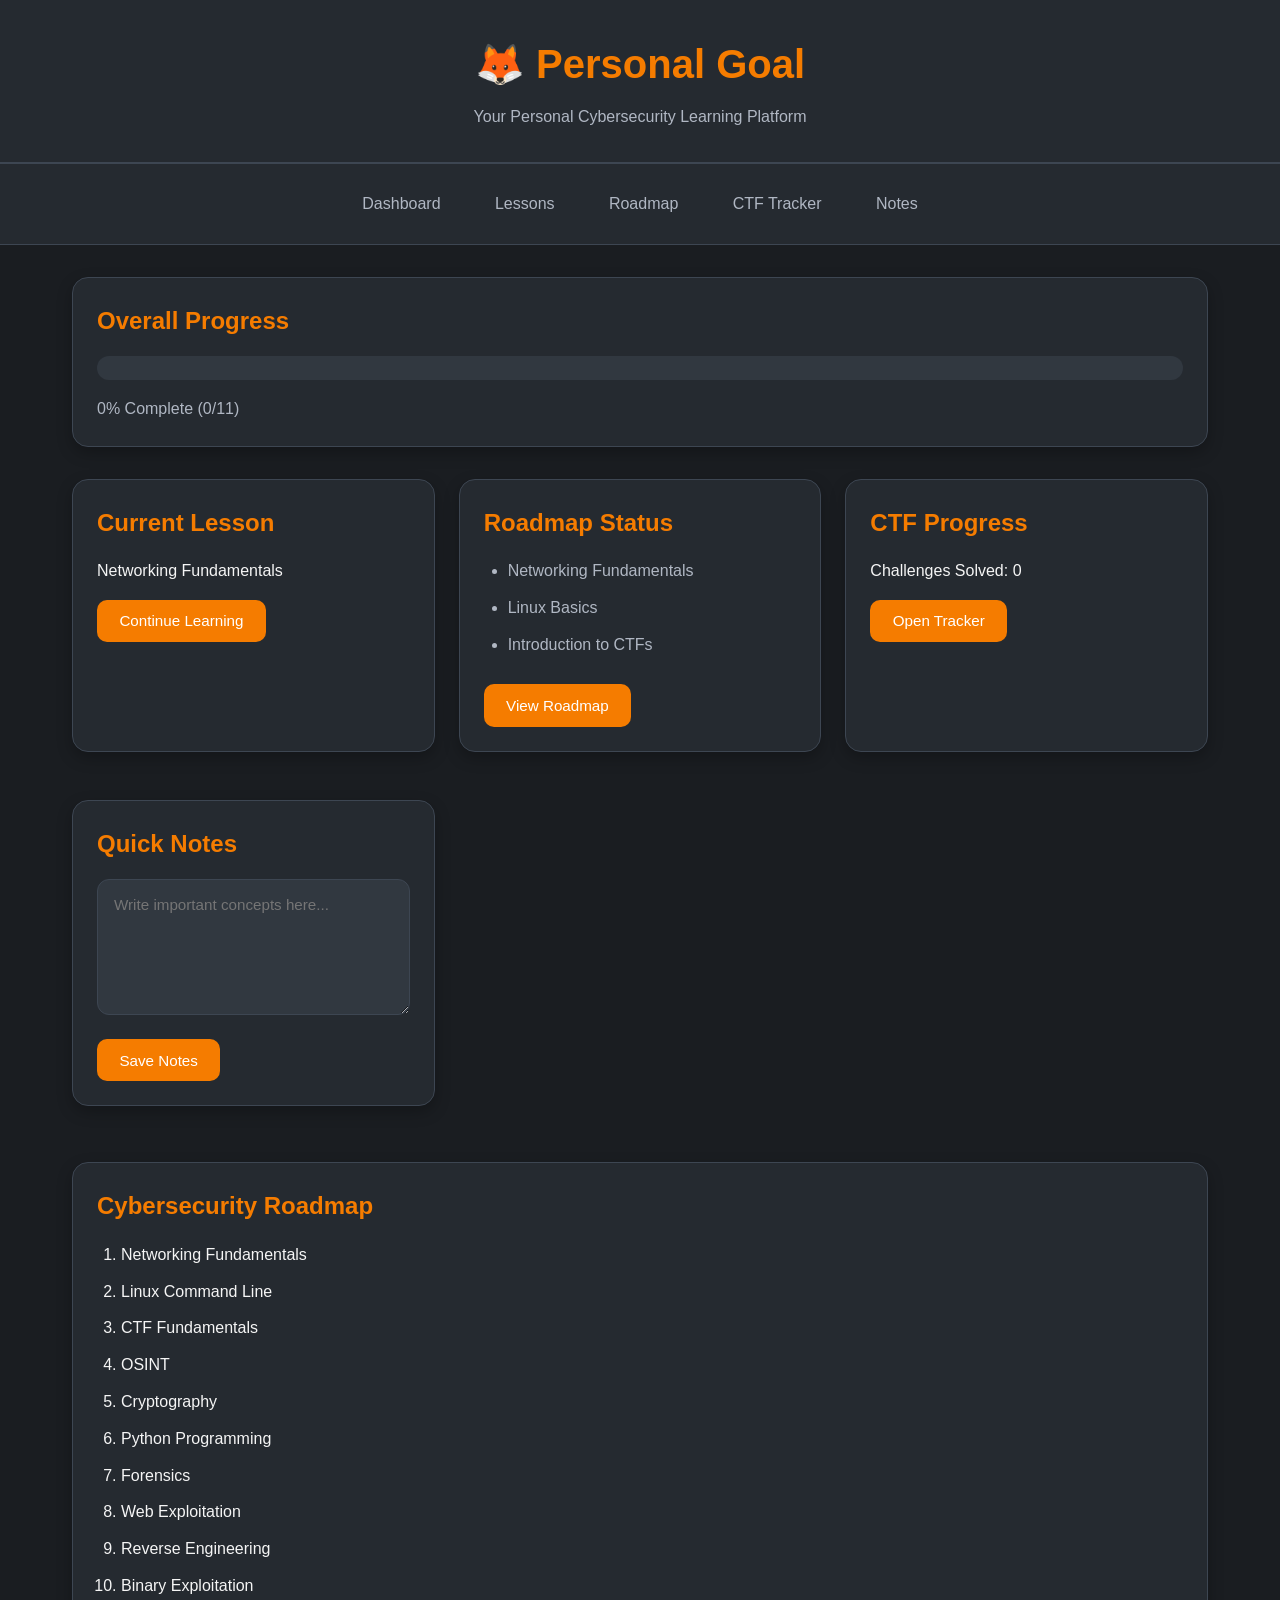
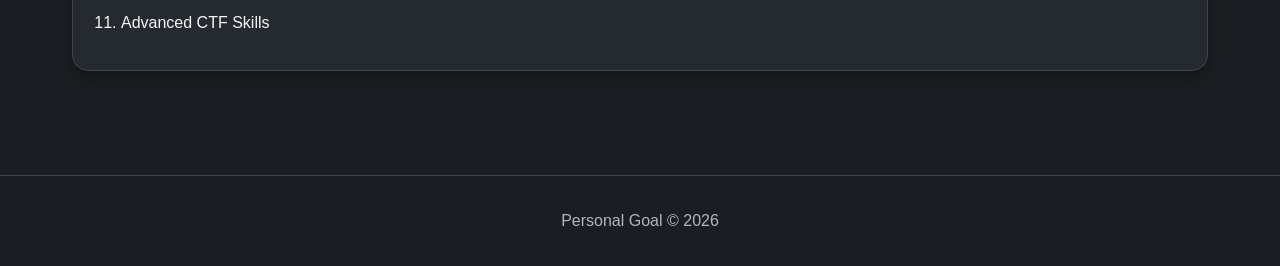
<file: index.html>
<!DOCTYPE html>
<html lang="en">
<head>
    <meta charset="UTF-8">
    <meta name="viewport" content="width=device-width, initial-scale=1.0">
    <title>Personal Goal - Cybersecurity Academy</title>
    <link rel="stylesheet" href="style.css">
</head>
<body>
    <header>
        <h1>🦊 Personal Goal</h1>
        <p>Your Personal Cybersecurity Learning Platform</p>
    </header>
    <nav>
        <a href="index.html">Dashboard</a>
        <a href="lessons.html">Lessons</a>
        <a href="roadmap.html">Roadmap</a>
        <a href="ctf.html">CTF Tracker</a>
        <a href="notes.html">Notes</a>
    </nav>
    <main>
        <section class="dashboard-card">
            <h2>Overall Progress</h2>
            <div class="progress-bar-container">
                <div class="progress-bar" id="overall-progress"></div>
            </div>
            <p id="progress-text">0% Complete</p>
        </section>
        <section class="dashboard-grid">
            <div class="dashboard-card">
                <h2>Current Lesson</h2>
                <p id="current-lesson">
                    Networking Fundamentals
                </p>
                <button onclick="location.href='lessons.html'">
                    Continue Learning
                </button>
            </div>
            <div class="dashboard-card">
                <h2>Roadmap Status</h2>
                <ul>
                    <li id="networking-status">
                        ⏳ Networking Fundamentals
                    </li>
                    <li id="linux-status">
                        ⏳ Linux Basics
                    </li>
                    <li id="ctf-status">
                        ⏳ Introduction to CTFs
                    </li>
                </ul>
                <button onclick="location.href='roadmap.html'">
                    View Roadmap
                </button>
            </div>
            <div class="dashboard-card">
                <h2>CTF Progress</h2>
                <p>
                    Challenges Solved:
                    <span id="ctf-count">0</span>
                </p>
                <button onclick="location.href='ctf.html'">
                    Open Tracker
                </button>
            </div>
            <div class="dashboard-card">
                <h2>Quick Notes</h2>
                <textarea
                    id="quick-notes"
                    placeholder="Write important concepts here..."
                    rows="6">
                </textarea>
                <button onclick="saveQuickNotes()">
                    Save Notes
                </button>
            </div>
        </section>
        <section class="dashboard-card">
            <h2>Cybersecurity Roadmap</h2>
            <ol>
                <li>Networking Fundamentals</li>
                <li>Linux Command Line</li>
                <li>CTF Fundamentals</li>
                <li>OSINT</li>
                <li>Cryptography</li>
                <li>Python Programming</li>
                <li>Forensics</li>
                <li>Web Exploitation</li>
                <li>Reverse Engineering</li>
                <li>Binary Exploitation</li>
                <li>Advanced CTF Skills</li>
            </ol>
        </section>
    </main>
    <footer>
        <p>
            Personal Goal © 2026
        </p>
    </footer>
    <script src="script.js"></script>
</body>
</html>
</file>
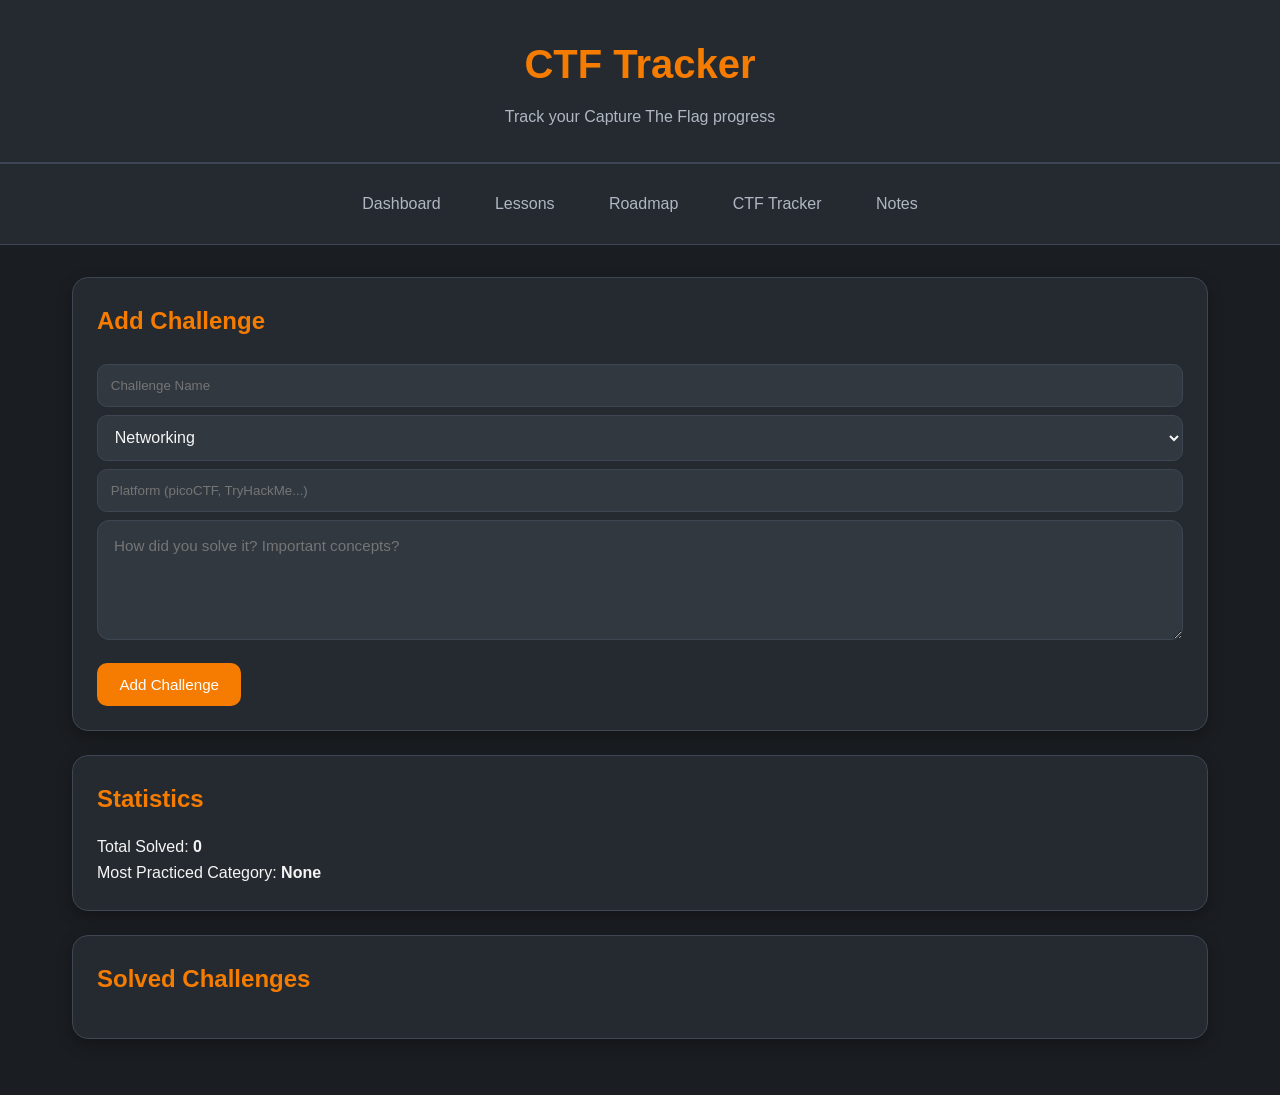
<file: ctf.html>
<!DOCTYPE html>
<html lang="en">
<head>
    <meta charset="UTF-8">
    <meta name="viewport" content="width=device-width, initial-scale=1.0">
    <title>CTF Tracker - Personal Goal</title>
    <link rel="stylesheet" href="style.css">
</head>
<body>
<header>
    <h1> CTF Tracker</h1>
    <p>Track your Capture The Flag progress</p>
</header>
<nav>
    <a href="index.html">Dashboard</a>
    <a href="lessons.html">Lessons</a>
    <a href="roadmap.html">Roadmap</a>
    <a href="ctf.html">CTF Tracker</a>
    <a href="notes.html">Notes</a>
</nav>
<main>
    <section class="dashboard-card">
        <h2>Add Challenge</h2>
        <input type="text" id="challenge-name" placeholder="Challenge Name">
        <select id="challenge-category">
            <option>Networking</option>
            <option>Linux</option>
            <option>OSINT</option>
            <option>Cryptography</option>
            <option>Forensics</option>
            <option>Web</option>
            <option>Reverse Engineering</option>
            <option>Binary Exploitation</option>
            <option>Miscellaneous</option>
        </select>
        <input type="text" id="challenge-platform" placeholder="Platform (picoCTF, TryHackMe...)">
        <textarea id="challenge-notes" placeholder="How did you solve it? Important concepts?" rows="5"></textarea>
        <button onclick="addChallenge()">Add Challenge</button>
    </section>
    <section class="dashboard-card">
        <h2>Statistics</h2>
        <p>Total Solved: <strong id="total-solved">0</strong></p>
        <p>Most Practiced Category: <strong id="favorite-category">None</strong></p>
    </section>
    <section class="dashboard-card">
        <h2>Solved Challenges</h2>
        <div id="challenge-list"></div>
    </section>
</main>
<script src="script.js"></script>
<script>
document.addEventListener("DOMContentLoaded", loadChallenges);

function getChallenges() {
    return JSON.parse(localStorage.getItem("ctfChallenges") || "[]");
}

function saveChallenges(challenges) {
    localStorage.setItem("ctfChallenges", JSON.stringify(challenges));
}

function addChallenge() {
    const name = document.getElementById("challenge-name").value.trim();
    if (!name) {
        alert("Enter a challenge name.");
        return;
    }
    const challenge = {
        name,
        category: document.getElementById("challenge-category").value,
        platform: document.getElementById("challenge-platform").value,
        notes: document.getElementById("challenge-notes").value,
        date: new Date().toLocaleDateString()
    };
    const challenges = getChallenges();
    challenges.push(challenge);
    saveChallenges(challenges);
    addCTFChallenge();
    loadChallenges();
    document.querySelectorAll("input, textarea").forEach(e => {
        if (e.type !== "button") {
            e.value = "";
        }
    });
}

function loadChallenges() {
    const container = document.getElementById("challenge-list");
    const total = document.getElementById("total-solved");
    const favorite = document.getElementById("favorite-category");
    const challenges = getChallenges();
    container.innerHTML = "";
    total.textContent = challenges.length;
    const categories = {};
    challenges.forEach((challenge, index) => {
        categories[challenge.category] = (categories[challenge.category] || 0) + 1;
        container.innerHTML += `
        <div class="challenge-card">
            <h3>${challenge.name}</h3>
            <p><strong>Category:</strong> ${challenge.category}</p>
            <p><strong>Platform:</strong> ${challenge.platform}</p>
            <p><strong>Date:</strong> ${challenge.date}</p>
            <p><strong>Notes:</strong><br>${challenge.notes}</p>
            <button onclick="deleteChallenge(${index})">Delete</button>
        </div>
        `;
    });
    let max = 0;
    let favoriteCategory = "None";
    Object.entries(categories).forEach(([cat, count]) => {
        if (count > max) {
            max = count;
            favoriteCategory = cat;
        }
    });
    favorite.textContent = favoriteCategory;
}

function deleteChallenge(index) {
    const challenges = getChallenges();
    challenges.splice(index, 1);
    saveChallenges(challenges);
    removeCTFChallenge();
    loadChallenges();
}
</script>
</body>
</html>
</file>
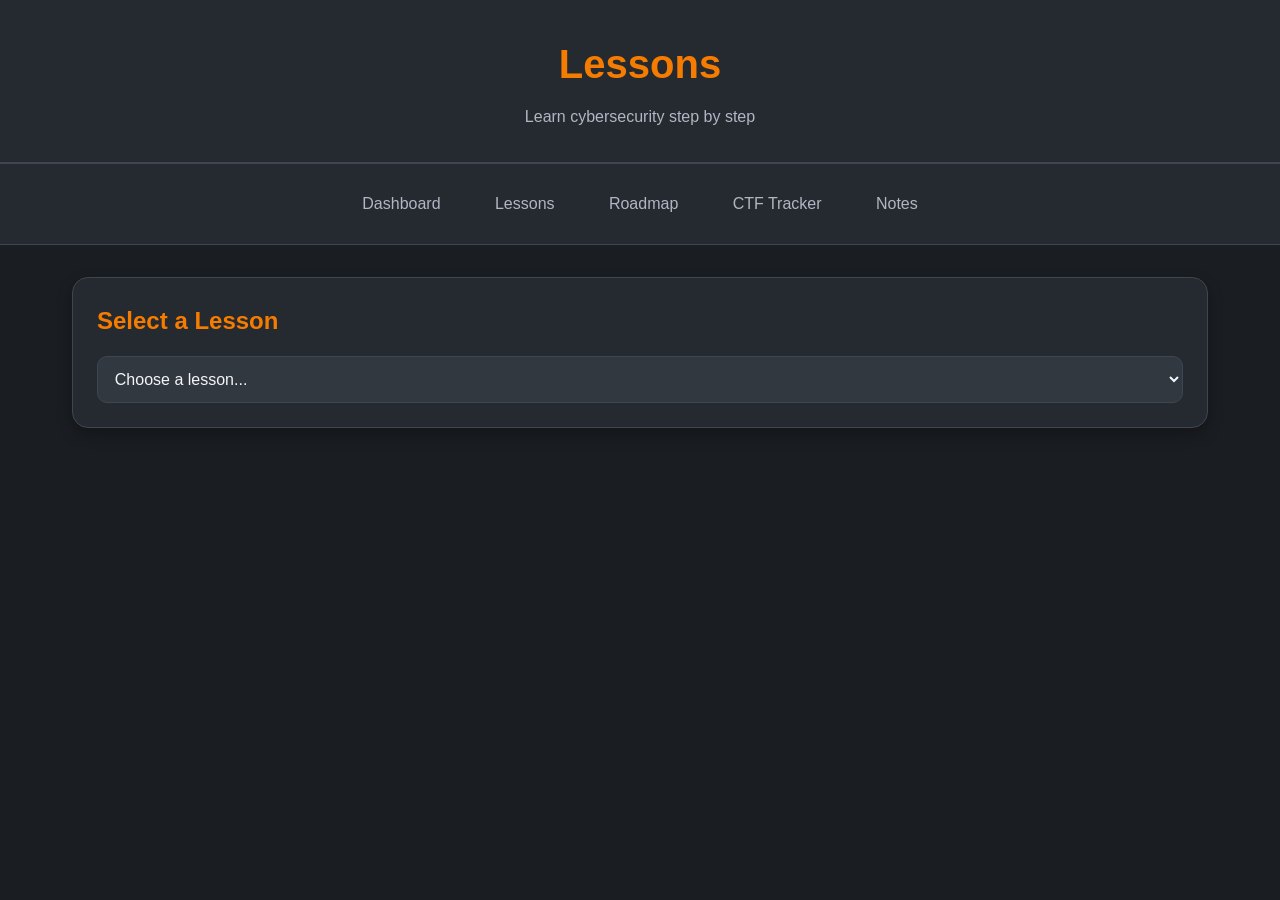
<file: lessons.html>
<!DOCTYPE html>
<html lang="en">
<head>
    <meta charset="UTF-8">
    <meta name="viewport" content="width=device-width, initial-scale=1.0">
    <title>Lessons - Personal Goal</title>
    <link rel="stylesheet" href="style.css">
</head>
<body>
<header>
    <h1> Lessons</h1>
    <p>Learn cybersecurity step by step</p>
</header>
<nav>
    <a href="index.html">Dashboard</a>
    <a href="lessons.html">Lessons</a>
    <a href="roadmap.html">Roadmap</a>
    <a href="ctf.html">CTF Tracker</a>
    <a href="notes.html">Notes</a>
</nav>
<main>
    <section class="dashboard-card">
        <h2>Select a Lesson</h2>
        <select id="lesson-selector">
            <option value="">Choose a lesson...</option>
        </select>
    </section>
    <section class="dashboard-card" id="lesson-container" style="display:none;">
        <h2 id="lesson-title"></h2>
        <div class="lesson-section">
            <h3>Learning Objectives</h3>
            <ul id="lesson-objectives"></ul>
        </div>
        <div class="lesson-section">
            <h3>Lesson Content</h3>
            <div id="lesson-content"></div>
        </div>
        <div class="lesson-section">
            <h3>Exercises</h3>
            <ul id="lesson-exercises"></ul>
        </div>
        <div class="lesson-section">
            <h3>Quiz</h3>
            <div id="lesson-quiz"></div>
            <button onclick="submitQuiz()">Submit Quiz</button>
            <p id="quiz-result"></p>
        </div>
        <div class="lesson-section">
            <h3>External Practice</h3>
            <ul id="lesson-practice"></ul>
        </div>
        <button id="complete-button">Mark Lesson Complete</button>
    </section>
</main>
<script src="script.js"></script>
<script src="lessons.js"></script>
<script>
let currentLesson = null;
const selector = document.getElementById("lesson-selector");

lessons.forEach(lesson => {
    const option = document.createElement("option");
    option.value = lesson.id;
    option.textContent = lesson.title;
    selector.appendChild(option);
});

selector.addEventListener("change", e => {
    loadLesson(e.target.value);
});

function loadLesson(id) {
    const lesson = lessons.find(l => l.id === id);
    if (!lesson) return;
    currentLesson = lesson;
    document.getElementById("lesson-container").style.display = "block";
    document.getElementById("lesson-title").textContent = lesson.title;
    setCurrentLesson(lesson.title);
    loadObjectives(lesson.objectives);
    document.getElementById("lesson-content").innerHTML = lesson.content;
    loadExercises(lesson.exercises);
    loadQuiz(lesson.quiz);
    loadPractice(lesson.externalPractice);
    setupCompleteButton(lesson.id);
}

function loadObjectives(objectives) {
    const list = document.getElementById("lesson-objectives");
    list.innerHTML = "";
    objectives.forEach(objective => {
        const li = document.createElement("li");
        li.textContent = objective;
        list.appendChild(li);
    });
}

function loadExercises(exercises) {
    const list = document.getElementById("lesson-exercises");
    list.innerHTML = "";
    exercises.forEach(exercise => {
        const li = document.createElement("li");
        li.textContent = exercise;
        list.appendChild(li);
    });
}

function loadQuiz(quiz) {
    const container = document.getElementById("lesson-quiz");
    container.innerHTML = "";
    quiz.forEach((question, index) => {
        const div = document.createElement("div");
        div.className = "quiz-question";
        div.innerHTML = `<p><strong>${question.question}</strong></p>`;
        question.answers.forEach((answer, answerIndex) => {
            div.innerHTML += `
                <label>
                    <input type="radio" name="question${index}" value="${answerIndex}">
                    ${answer}
                </label>
                <br>
            `;
        });
        container.appendChild(div);
    });
}

function submitQuiz() {
    if (!currentLesson) return;
    let score = 0;
    currentLesson.quiz.forEach((question, index) => {
        const selected = document.querySelector(`input[name="question${index}"]:checked`);
        if (selected && parseInt(selected.value) === question.correct) {
            score++;
        }
    });
    document.getElementById("quiz-result").textContent = `Score: ${score}/${currentLesson.quiz.length}`;
}

function loadPractice(practice) {
    const list = document.getElementById("lesson-practice");
    list.innerHTML = "";
    practice.forEach(item => {
        const li = document.createElement("li");
        li.innerHTML = `
            <a href="${item.url}" target="_blank">
                ${item.name}
            </a>
        `;
        list.appendChild(li);
    });
}

function setupCompleteButton(lessonId) {
    const button = document.getElementById("complete-button");
    button.onclick = () => {
        markComplete(lessonId);
        alert("Lesson marked complete!");
    };
}
</script>
</body>
</html>
</file>
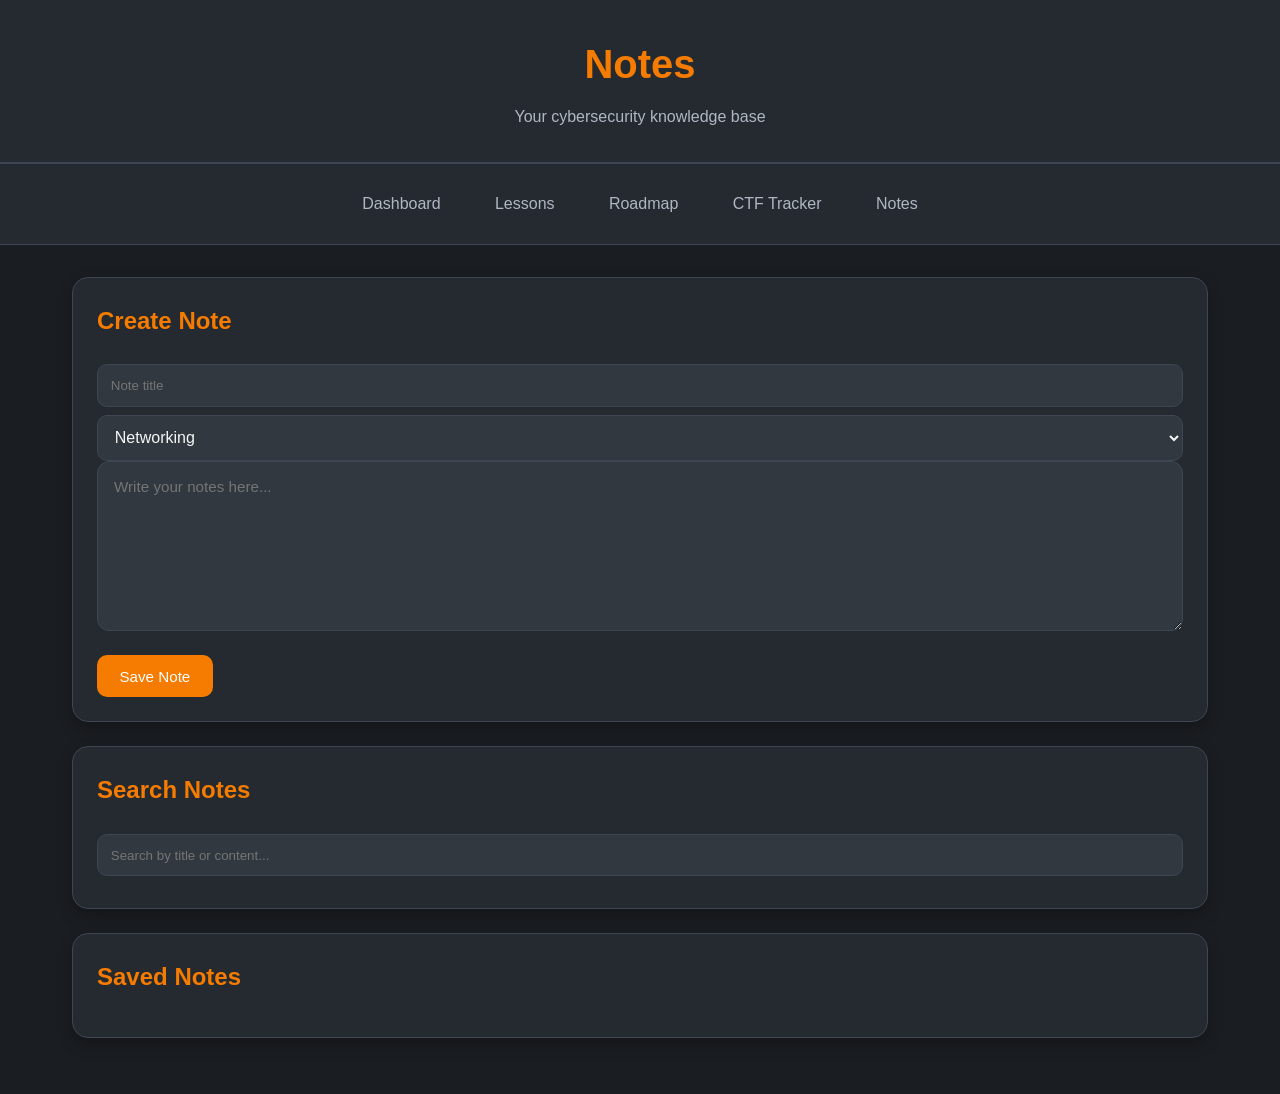
<file: notes.html>
<!DOCTYPE html>
<html lang="en">
<head>
    <meta charset="UTF-8">
    <meta name="viewport" content="width=device-width, initial-scale=1.0">
    <title>Notes - Personal Goal</title>
    <link rel="stylesheet" href="style.css">
</head>
<body>
<header>
    <h1> Notes</h1>
    <p>Your cybersecurity knowledge base</p>
</header>
<nav>
    <a href="index.html">Dashboard</a>
    <a href="lessons.html">Lessons</a>
    <a href="roadmap.html">Roadmap</a>
    <a href="ctf.html">CTF Tracker</a>
    <a href="notes.html">Notes</a>
</nav>
<main>
    <section class="dashboard-card">
        <h2>Create Note</h2>
        <input type="text" id="note-title" placeholder="Note title">
        <select id="note-category">
            <option>Networking</option>
            <option>Linux</option>
            <option>CTF</option>
            <option>OSINT</option>
            <option>Cryptography</option>
            <option>Python</option>
            <option>Forensics</option>
            <option>Web Security</option>
            <option>Reverse Engineering</option>
            <option>Binary Exploitation</option>
            <option>General</option>
        </select>
        <textarea id="note-content" rows="8" placeholder="Write your notes here..."></textarea>
        <button onclick="saveNote()">Save Note</button>
    </section>
    <section class="dashboard-card">
        <h2>Search Notes</h2>
        <input type="text" id="search-notes" placeholder="Search by title or content..." oninput="loadNotes()">
    </section>
    <section class="dashboard-card">
        <h2>Saved Notes</h2>
        <div id="notes-container"></div>
    </section>
</main>
<script src="script.js"></script>
<script>
document.addEventListener("DOMContentLoaded", loadNotes);

function getNotes() {
    return JSON.parse(localStorage.getItem("personalGoalNotes") || "[]");
}

function saveAllNotes(notes) {
    localStorage.setItem("personalGoalNotes", JSON.stringify(notes));
}

function saveNote() {
    const title = document.getElementById("note-title").value.trim();
    const content = document.getElementById("note-content").value.trim();
    if (!title || !content) {
        alert("Please enter both a title and note content.");
        return;
    }
    const notes = getNotes();
    notes.unshift({
        title,
        category: document.getElementById("note-category").value,
        content,
        date: new Date().toLocaleDateString()
    });
    saveAllNotes(notes);
    document.getElementById("note-title").value = "";
    document.getElementById("note-content").value = "";
    loadNotes();
}

function loadNotes() {
    const container = document.getElementById("notes-container");
    const search = document.getElementById("search-notes").value.toLowerCase();
    const notes = getNotes();
    container.innerHTML = "";
    notes.filter(note => 
        note.title.toLowerCase().includes(search) ||
        note.content.toLowerCase().includes(search) ||
        note.category.toLowerCase().includes(search)
    )
    .forEach((note, index) => {
        container.innerHTML += `
            <div class="note-card">
                <h3>${note.title}</h3>
                <p><strong>Category:</strong> ${note.category}</p>
                <p><strong>Date:</strong> ${note.date}</p>
                <p>${note.content.replace(/\n/g, "<br>")}</p>
                <button onclick="deleteNote(${index})">Delete</button>
            </div>
        `;
    });
}

function deleteNote(index) {
    const notes = getNotes();
    notes.splice(index, 1);
    saveAllNotes(notes);
    loadNotes();
}
</script>
</body>
</html>
</file>
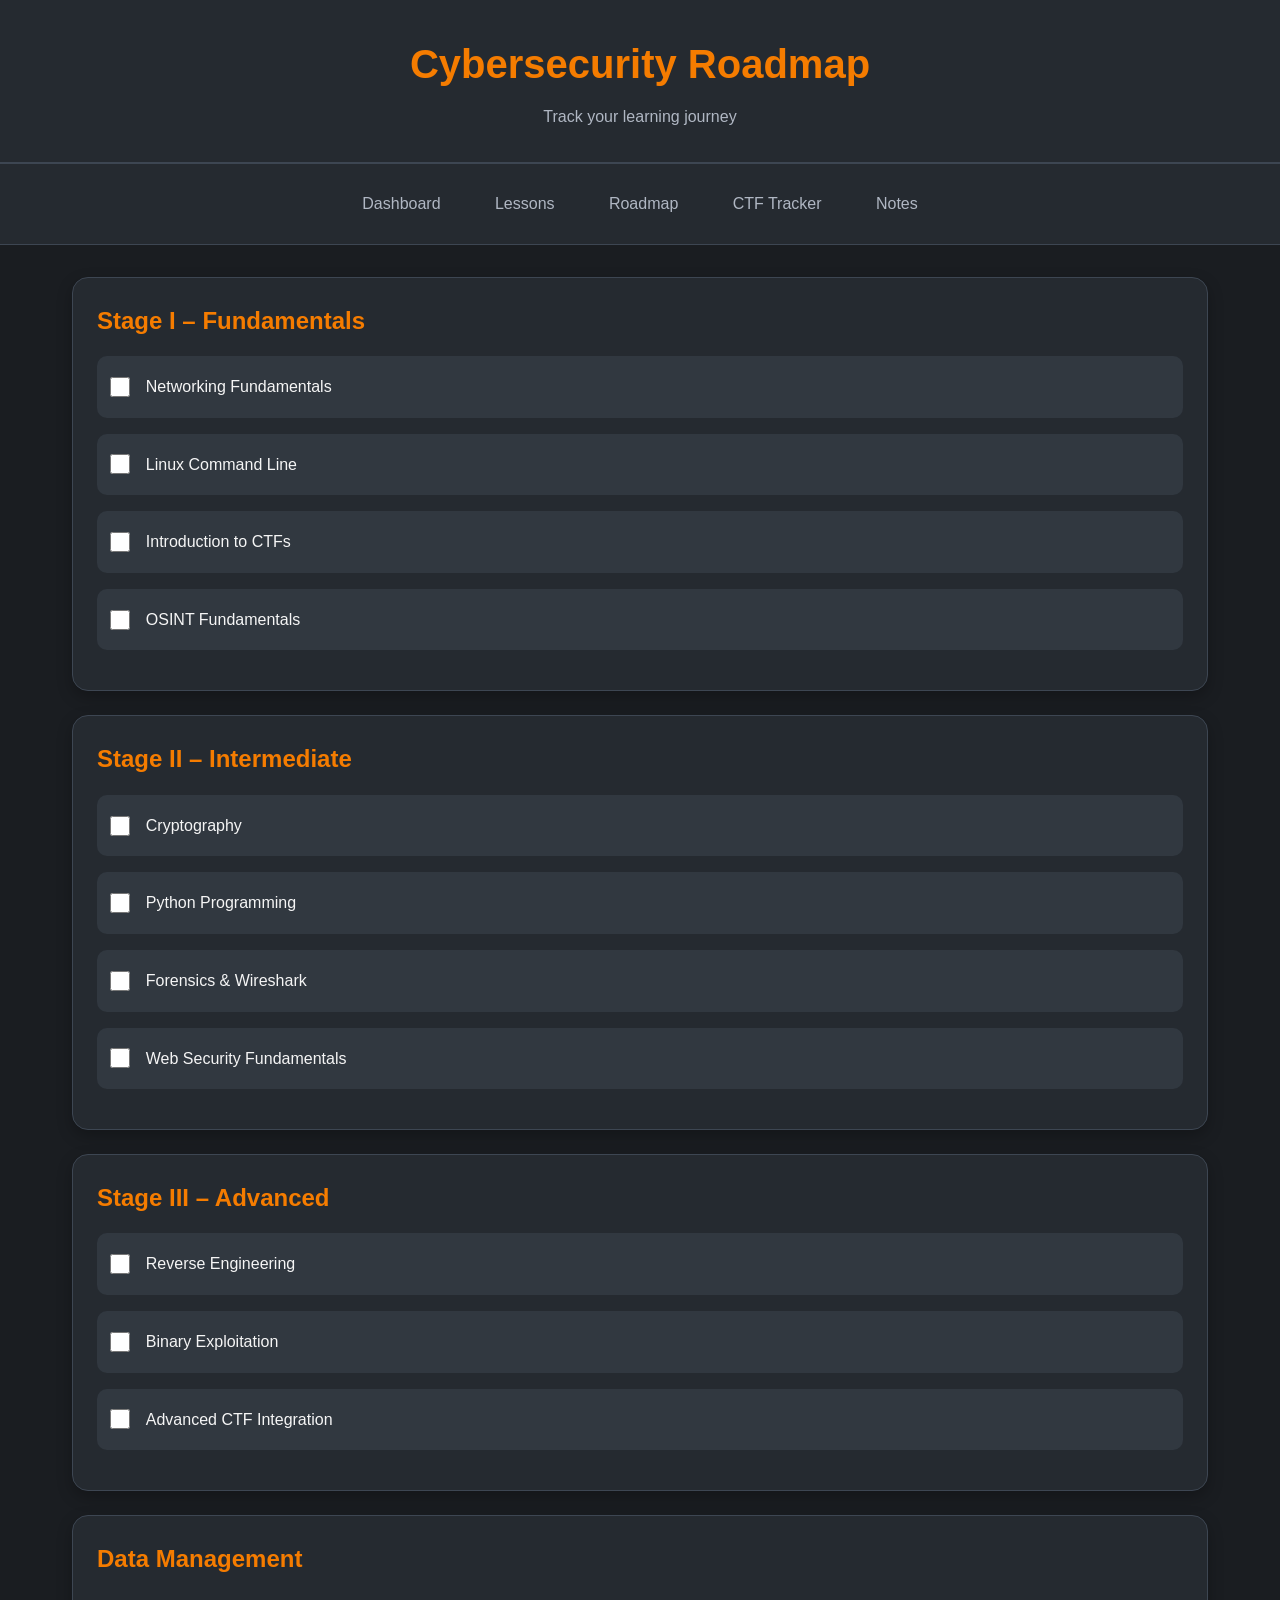
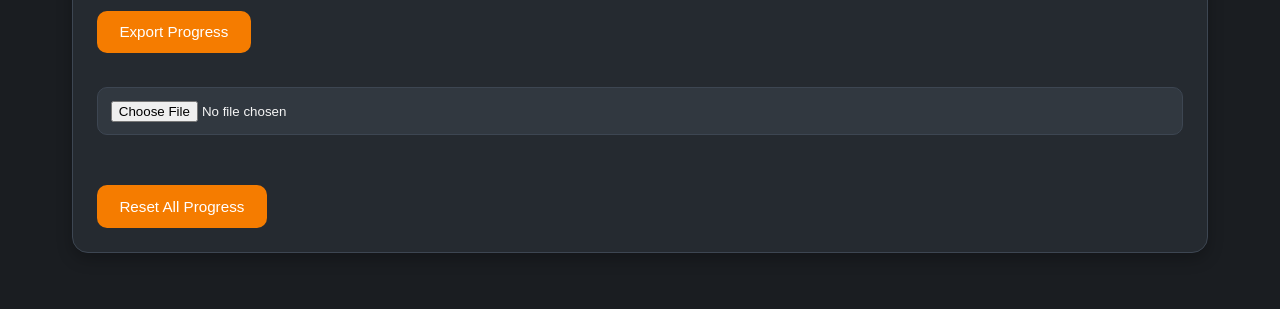
<file: roadmap.html>
<!DOCTYPE html>
<html lang="en">
<head>
    <meta charset="UTF-8">
    <meta name="viewport" content="width=device-width, initial-scale=1.0">
    <title>Roadmap - Personal Goal</title>
    <link rel="stylesheet" href="style.css">
</head>
<body>
    <header>
        <h1> Cybersecurity Roadmap</h1>
        <p>Track your learning journey</p>
    </header>
    <nav>
        <a href="index.html">Dashboard</a>
        <a href="lessons.html">Lessons</a>
        <a href="roadmap.html">Roadmap</a>
        <a href="ctf.html">CTF Tracker</a>
        <a href="notes.html">Notes</a>
    </nav>
    <main>
        <section class="dashboard-card">
            <h2>Stage I – Fundamentals</h2>
            <div class="roadmap-item">
                <input type="checkbox" id="networking">
                <label for="networking">Networking Fundamentals</label>
            </div>
            <div class="roadmap-item">
                <input type="checkbox" id="linux">
                <label for="linux">Linux Command Line</label>
            </div>
            <div class="roadmap-item">
                <input type="checkbox" id="ctf">
                <label for="ctf">Introduction to CTFs</label>
            </div>
            <div class="roadmap-item">
                <input type="checkbox" id="osint">
                <label for="osint">OSINT Fundamentals</label>
            </div>
        </section>
        <section class="dashboard-card">
            <h2>Stage II – Intermediate</h2>
            <div class="roadmap-item">
                <input type="checkbox" id="crypto">
                <label for="crypto">Cryptography</label>
            </div>
            <div class="roadmap-item">
                <input type="checkbox" id="python">
                <label for="python">Python Programming</label>
            </div>
            <div class="roadmap-item">
                <input type="checkbox" id="forensics">
                <label for="forensics">Forensics & Wireshark</label>
            </div>
            <div class="roadmap-item">
                <input type="checkbox" id="web">
                <label for="web">Web Security Fundamentals</label>
            </div>
        </section>
        <section class="dashboard-card">
            <h2>Stage III – Advanced</h2>
            <div class="roadmap-item">
                <input type="checkbox" id="reverse">
                <label for="reverse">Reverse Engineering</label>
            </div>
            <div class="roadmap-item">
                <input type="checkbox" id="binary">
                <label for="binary">Binary Exploitation</label>
            </div>
            <div class="roadmap-item">
                <input type="checkbox" id="advanced">
                <label for="advanced">Advanced CTF Integration</label>
            </div>
        </section>
        <section class="dashboard-card">
            <h2>Data Management</h2>
            <button onclick="exportData()">Export Progress</button>
            <br><br>
            <input type="file" accept=".json" onchange="importData(event)">
            <br><br>
            <button onclick="resetEverything()">Reset All Progress</button>
        </section>
    </main>
    <script src="script.js"></script>
    <script>
        document.addEventListener("DOMContentLoaded", () => {
            const topics = [
                "networking",
                "linux",
                "ctf",
                "osint",
                "crypto",
                "python",
                "forensics",
                "web",
                "reverse",
                "binary",
                "advanced"
            ];
            topics.forEach(topic => {
                const checkbox = document.getElementById(topic);
                checkbox.checked = localStorage.getItem(`completed_${topic}`) === "true";
                checkbox.addEventListener("change", () => {
                    if (checkbox.checked) {
                        markComplete(topic);
                    } else {
                        unmarkComplete(topic);
                    }
                });
            });
        });
    </script>
</body>
</html>
</file>
<file: style.css>
/* ===========================
   Personal Goal - style.css
   Dark Gray Cybersecurity Theme
   =========================== */
:root {
    --bg-primary: #1a1d21;
    --bg-secondary: #252a30;
    --bg-tertiary: #313840;
    --accent: #f57c00;
    --accent-hover: #ff9800;
    --text-primary: #f5f5f5;
    --text-secondary: #b0b7c3;
    --success: #4caf50;
    --warning: #ffc107;
    --border: #3d4652;
    --shadow: rgba(0, 0, 0, 0.25);
}
* {
    margin: 0;
    padding: 0;
    box-sizing: border-box;
}
body {
    font-family: "Segoe UI", Tahoma, Geneva, Verdana, sans-serif;
    background-color: var(--bg-primary);
    color: var(--text-primary);
    line-height: 1.6;
    min-height: 100vh;
}
/* ===== Header ===== */
header {
    background-color: var(--bg-secondary);
    padding: 2rem 1rem;
    text-align: center;
    border-bottom: 2px solid var(--border);
    box-shadow: 0 4px 10px var(--shadow);
}
header h1 {
    color: var(--accent);
    font-size: 2.5rem;
    margin-bottom: 0.5rem;
}
header p {
    color: var(--text-secondary);
    font-size: 1rem;
}
/* ===== Navigation ===== */
nav {
    display: flex;
    justify-content: center;
    flex-wrap: wrap;
    gap: 1rem;
    background-color: var(--bg-secondary);
    padding: 1rem;
    border-bottom: 1px solid var(--border);
    position: sticky;
    top: 0;
    z-index: 100;
}
nav a {
    color: var(--text-secondary);
    text-decoration: none;
    padding: 0.7rem 1.2rem;
    border-radius: 10px;
    transition: 0.2s;
}
nav a:hover {
    background-color: var(--bg-tertiary);
    color: var(--accent);
}
/* ===== Main Content ===== */
main {
    max-width: 1200px;
    margin: auto;
    padding: 2rem;
}
/* ===== Dashboard Grid ===== */
.dashboard-grid {
    display: grid;
    grid-template-columns: repeat(
        auto-fit,
        minmax(280px, 1fr)
    );
    gap: 1.5rem;
    margin: 2rem 0;
}
/* ===== Cards ===== */
.dashboard-card {
    background-color: var(--bg-secondary);
    padding: 1.5rem;
    border-radius: 16px;
    border: 1px solid var(--border);
    box-shadow: 0 6px 15px var(--shadow);
    margin-bottom: 1.5rem;
}
.dashboard-card h2 {
    color: var(--accent);
    margin-bottom: 1rem;
}
/* ===== Progress Bar ===== */
.progress-bar-container {
    width: 100%;
    height: 24px;
    background-color: var(--bg-tertiary);
    border-radius: 20px;
    overflow: hidden;
    margin: 1rem 0;
}
.progress-bar {
    height: 100%;
    width: 0%;
    background: linear-gradient(
        90deg,
        var(--accent),
        var(--accent-hover)
    );
    transition: width 0.5s ease;
}
#progress-text {
    color: var(--text-secondary);
}
/* ===== Buttons ===== */
button {
    background-color: var(--accent);
    color: white;
    border: none;
    padding: 0.8rem 1.4rem;
    border-radius: 10px;
    cursor: pointer;
    font-size: 0.95rem;
    margin-top: 1rem;
    transition: 0.2s;
}
button:hover {
    background-color: var(--accent-hover);
    transform: translateY(-2px);
}
button:active {
    transform: translateY(0);
}
/* ===== Lists ===== */
ul,
ol {
    padding-left: 1.5rem;
}
li {
    margin-bottom: 0.7rem;
}
/* ===== Notes ===== */
textarea {
    width: 100%;
    background-color: var(--bg-tertiary);
    color: var(--text-primary);
    border: 1px solid var(--border);
    border-radius: 12px;
    padding: 1rem;
    resize: vertical;
    min-height: 120px;
    font-family: inherit;
    font-size: 0.95rem;
}
textarea:focus {
    outline: 2px solid var(--accent);
}
/* ===== Inputs ===== */
input {
    width: 100%;
    padding: 0.8rem;
    background-color: var(--bg-tertiary);
    color: var(--text-primary);
    border: 1px solid var(--border);
    border-radius: 10px;
    margin: 0.5rem 0;
}
input:focus {
    outline: 2px solid var(--accent);
}
/* ===== Footer ===== */
footer {
    text-align: center;
    padding: 2rem;
    color: var(--text-secondary);
    border-top: 1px solid var(--border);
    margin-top: 3rem;
}
/* ===== Status Colors ===== */
.completed {
    color: var(--success);
}
.in-progress {
    color: var(--warning);
}
.not-started {
    color: var(--text-secondary);
}
/* ===== Responsive ===== */
@media (max-width: 768px) {
    header h1 {
        font-size: 2rem;
    }
    nav {
        gap: 0.5rem;
    }
    nav a {
        padding: 0.6rem 0.9rem;
        font-size: 0.9rem;
    }
    main {
        padding: 1rem;
    }
    .dashboard-card {
        padding: 1.2rem;
    }
}
/* ===== Roadmap ===== */
.roadmap-item {
display: flex;
align-items: center;
gap: 1rem;
margin: 1rem 0;
padding: 0.8rem;
background-color: var(--bg-tertiary);
border-radius: 10px;
}
.roadmap-item input[type="checkbox"] {
width: 20px;
height: 20px;
accent-color: var(--accent);
}
.roadmap-item label {
font-size: 1rem;
}
/* ===== Lessons ===== */
.lesson-section {
margin-top: 2rem;
}
.lesson-table {
width: 100%;
border-collapse: collapse;
margin-top: 1rem;
}
.lesson-table th,
.lesson-table td {
border: 1px solid var(--border);
padding: 0.75rem;
text-align: left;
}
.lesson-table th {
background-color: var(--bg-tertiary);
}
.quiz-question {
background-color: var(--bg-tertiary);
padding: 1rem;
border-radius: 10px;
margin: 1rem 0;
}
.quiz-question label {
display: block;
margin-top: 0.5rem;
}
select {
width: 100%;
padding: 0.8rem;
border-radius: 10px;
border: 1px solid var(--border);
background-color: var(--bg-tertiary);
color: var(--text-primary);
font-size: 1rem;
}
a {
color: var(--accent);
}
a:hover {
color: var(--accent-hover);
}
/* ===== CTF Tracker ===== */
.challenge-card {
background-color: var(--bg-tertiary);
padding: 1rem;
border-radius: 12px;
margin-top: 1rem;
}
.challenge-card h3 {
color: var(--accent);
margin-bottom: 0.5rem;
}
/* ===== Notes ===== */
.note-card {
background-color: var(--bg-tertiary);
padding: 1rem;
border-radius: 12px;
margin-top: 1rem;
}
.note-card h3 {
color: var(--accent);
margin-bottom: 0.5rem;
}
.note-card p {
margin-top: 0.5rem;
}
</file>
